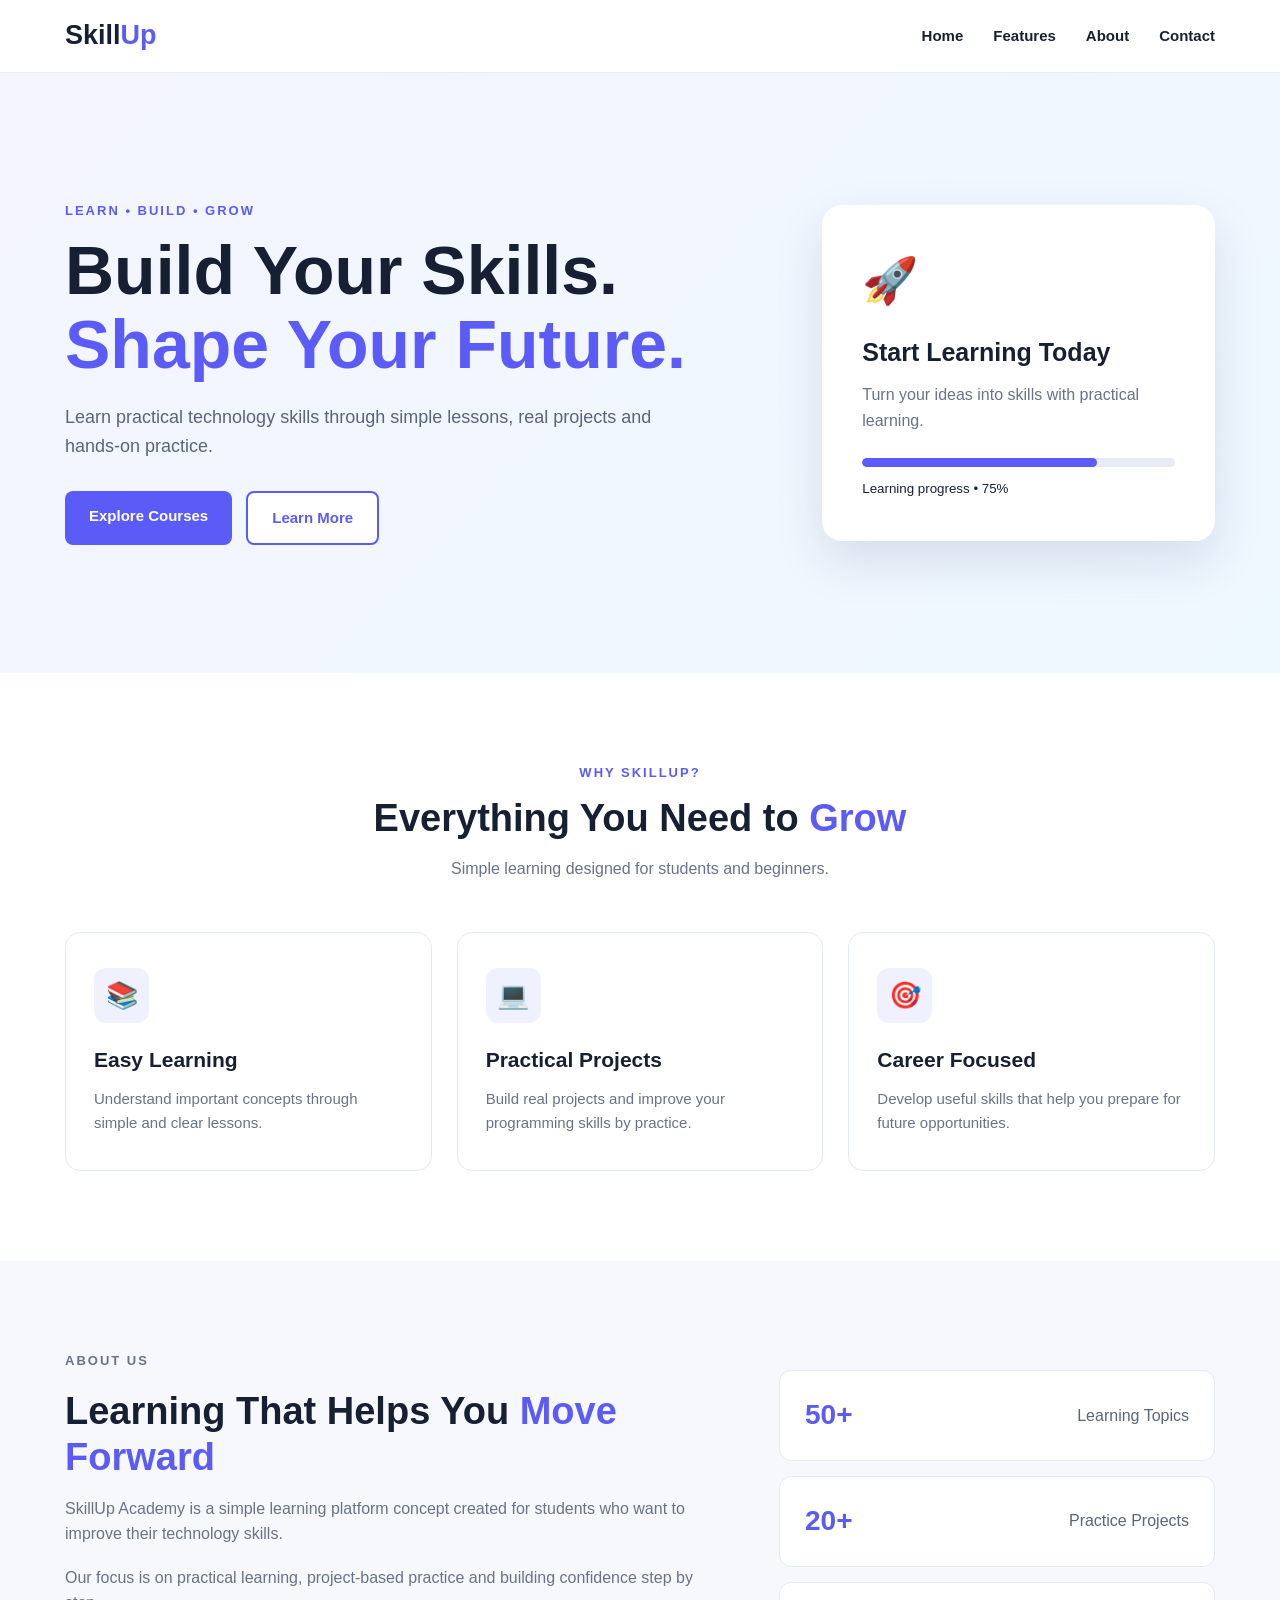
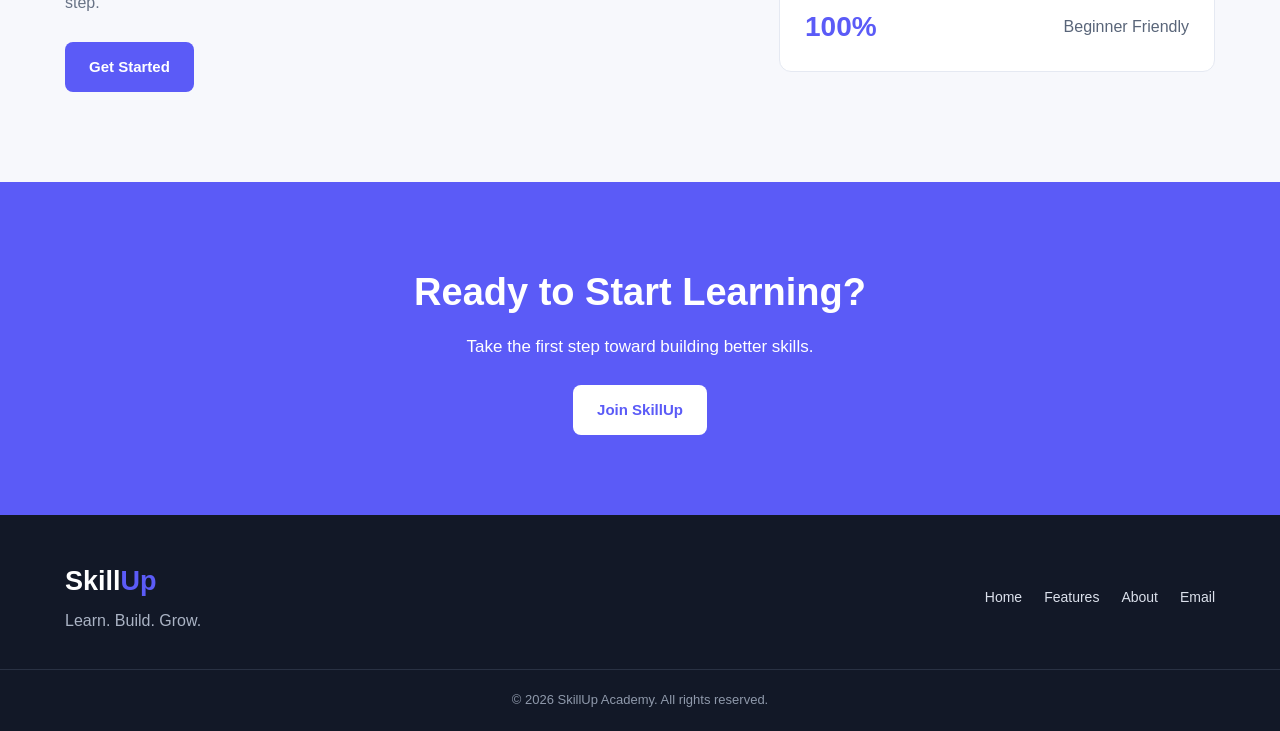
<file: OASIS_TASK 2/index.html>
<!DOCTYPE html>
<html lang="en">
<head>
    <meta charset="UTF-8">
    <meta name="viewport" content="width=device-width, initial-scale=1.0">
    <title>SkillUp Academy | Learn. Build. Grow.</title>
    <link rel="stylesheet" href="style.css">
</head>
<body>

    <!-- Navigation -->
    <header class="navbar">
        <div class="container nav-content">
            <a href="#" class="logo">Skill<span>Up</span></a>

            <nav>
                <a href="#home">Home</a>
                <a href="#features">Features</a>
                <a href="#about">About</a>
                <a href="#contact">Contact</a>
            </nav>
        </div>
    </header>

    <!-- Hero Section -->
    <section id="home" class="hero">
        <div class="container hero-content">
            <div class="hero-text">
                <p class="tagline">LEARN • BUILD • GROW</p>
                <h1>Build Your Skills.<br><span>Shape Your Future.</span></h1>
                <p class="hero-description">
                    Learn practical technology skills through simple lessons,
                    real projects and hands-on practice.
                </p>

                <div class="hero-buttons">
                    <a href="#features" class="btn primary-btn">Explore Courses</a>
                    <a href="#about" class="btn secondary-btn">Learn More</a>
                </div>
            </div>

            <div class="hero-card">
                <div class="card-icon">🚀</div>
                <h3>Start Learning Today</h3>
                <p>Turn your ideas into skills with practical learning.</p>
                <div class="progress">
                    <div class="progress-bar"></div>
                </div>
                <small>Learning progress • 75%</small>
            </div>
        </div>
    </section>

    <!-- Features Section -->
    <section id="features" class="section">
        <div class="container">
            <div class="section-heading">
                <p class="small-title">WHY SKILLUP?</p>
                <h2>Everything You Need to <span>Grow</span></h2>
                <p>Simple learning designed for students and beginners.</p>
            </div>

            <div class="features">
                <div class="feature-card">
                    <div class="feature-icon">📚</div>
                    <h3>Easy Learning</h3>
                    <p>Understand important concepts through simple and clear lessons.</p>
                </div>

                <div class="feature-card">
                    <div class="feature-icon">💻</div>
                    <h3>Practical Projects</h3>
                    <p>Build real projects and improve your programming skills by practice.</p>
                </div>

                <div class="feature-card">
                    <div class="feature-icon">🎯</div>
                    <h3>Career Focused</h3>
                    <p>Develop useful skills that help you prepare for future opportunities.</p>
                </div>
            </div>
        </div>
    </section>

    <!-- About Section -->
    <section id="about" class="section about-section">
        <div class="container about-content">
            <div class="about-box">
                <p class="small-title">ABOUT US</p>
                <h2>Learning That Helps You <span>Move Forward</span></h2>
                <p>
                    SkillUp Academy is a simple learning platform concept created
                    for students who want to improve their technology skills.
                </p>
                <p>
                    Our focus is on practical learning, project-based practice
                    and building confidence step by step.
                </p>
                <a href="#contact" class="btn primary-btn">Get Started</a>
            </div>

            <div class="stats">
                <div class="stat-card">
                    <strong>50+</strong>
                    <span>Learning Topics</span>
                </div>
                <div class="stat-card">
                    <strong>20+</strong>
                    <span>Practice Projects</span>
                </div>
                <div class="stat-card">
                    <strong>100%</strong>
                    <span>Beginner Friendly</span>
                </div>
            </div>
        </div>
    </section>

    <!-- Call To Action -->
    <section class="cta">
        <div class="container">
            <h2>Ready to Start Learning?</h2>
            <p>Take the first step toward building better skills.</p>
            <a href="#contact" class="btn light-btn">Join SkillUp</a>
        </div>
    </section>

    <!-- Footer -->
    <footer id="contact">
        <div class="container footer-content">
            <div>
                <a href="#" class="logo">Skill<span>Up</span></a>
                <p>Learn. Build. Grow.</p>
            </div>

            <div class="footer-links">
                <a href="#home">Home</a>
                <a href="#features">Features</a>
                <a href="#about">About</a>
                <a href="mailto:example@email.com">Email</a>
            </div>
        </div>

        <div class="copyright">
            © 2026 SkillUp Academy. All rights reserved.
        </div>
    </footer>

</body>
</html>
</file>
<file: OASIS_TASK 2/style.css>
/* =========================================
   OASIS INFOBYTE - WEB DEVELOPMENT
   LEVEL 1 - TASK 1 - LANDING PAGE
   ========================================= */

* {
    margin: 0;
    padding: 0;
    box-sizing: border-box;
}

html {
    scroll-behavior: smooth;
}

body {
    font-family: Arial, Helvetica, sans-serif;
    color: #172033;
    background: #ffffff;
    line-height: 1.6;
}

a {
    text-decoration: none;
}

.container {
    width: 90%;
    max-width: 1150px;
    margin: auto;
}

/* ================= NAVBAR ================= */

.navbar {
    position: sticky;
    top: 0;
    z-index: 1000;
    background: #ffffff;
    border-bottom: 1px solid #e8edf5;
}

.nav-content {
    min-height: 72px;
    display: flex;
    align-items: center;
    justify-content: space-between;
    gap: 25px;
}

.logo {
    font-size: 27px;
    font-weight: 800;
    color: #172033;
}

.logo span {
    color: #5b5bf7;
}

nav {
    display: flex;
    gap: 30px;
}

nav a {
    color: #172033;
    font-size: 15px;
    font-weight: 600;
    transition: 0.3s;
}

nav a:hover {
    color: #5b5bf7;
}

/* ================= HERO ================= */

.hero {
    min-height: 600px;
    display: flex;
    align-items: center;
    background: linear-gradient(135deg, #f4f5ff, #eef8ff);
    padding: 80px 0;
}

.hero-content {
    display: grid;
    grid-template-columns: 1.4fr 0.8fr;
    align-items: center;
    gap: 70px;
}

.tagline,
.small-title {
    color: #5b5bf7;
    font-size: 13px;
    font-weight: 800;
    letter-spacing: 2px;
    margin-bottom: 12px;
}

.hero h1 {
    font-size: clamp(40px, 6vw, 68px);
    line-height: 1.08;
    margin-bottom: 22px;
}

.hero h1 span,
.section-heading span,
.about-box span {
    color: #5b5bf7;
}

.hero-description {
    max-width: 590px;
    font-size: 18px;
    color: #596579;
    margin-bottom: 30px;
}

.hero-buttons {
    display: flex;
    flex-wrap: wrap;
    gap: 14px;
}

.btn {
    display: inline-block;
    padding: 13px 24px;
    border-radius: 8px;
    font-weight: 700;
    font-size: 15px;
    transition: 0.3s;
}

.primary-btn {
    background: #5b5bf7;
    color: #ffffff;
}

.primary-btn:hover {
    background: #4242d8;
    transform: translateY(-2px);
}

.secondary-btn {
    color: #5b5bf7;
    border: 2px solid #5b5bf7;
    background: #ffffff;
}

.secondary-btn:hover {
    background: #5b5bf7;
    color: #ffffff;
}

.hero-card {
    background: #ffffff;
    padding: 40px;
    border-radius: 20px;
    box-shadow: 0 20px 50px rgba(35, 45, 80, 0.12);
}

.card-icon {
    font-size: 45px;
    margin-bottom: 15px;
}

.hero-card h3 {
    font-size: 25px;
    margin-bottom: 10px;
}

.hero-card p {
    color: #687386;
    margin-bottom: 25px;
}

.progress {
    height: 9px;
    background: #e8ebf5;
    border-radius: 20px;
    overflow: hidden;
    margin-bottom: 8px;
}

.progress-bar {
    width: 75%;
    height: 100%;
    background: #5b5bf7;
    border-radius: 20px;
}

/* ================= COMMON SECTION ================= */

.section {
    padding: 90px 0;
}

.section-heading {
    text-align: center;
    max-width: 700px;
    margin: 0 auto 50px;
}

.section-heading h2,
.about-box h2 {
    font-size: 38px;
    line-height: 1.2;
    margin-bottom: 15px;
}

.section-heading > p:last-child {
    color: #687386;
}

/* ================= FEATURES ================= */

.features {
    display: grid;
    grid-template-columns: repeat(3, 1fr);
    gap: 25px;
}

.feature-card {
    padding: 35px 28px;
    border: 1px solid #e5e9f2;
    border-radius: 15px;
    background: #ffffff;
    transition: 0.3s;
}

.feature-card:hover {
    transform: translateY(-6px);
    box-shadow: 0 15px 35px rgba(35, 45, 80, 0.10);
}

.feature-icon {
    width: 55px;
    height: 55px;
    display: grid;
    place-items: center;
    border-radius: 12px;
    background: #f0f1ff;
    font-size: 26px;
    margin-bottom: 20px;
}

.feature-card h3 {
    font-size: 21px;
    margin-bottom: 10px;
}

.feature-card p {
    color: #687386;
    font-size: 15px;
}

/* ================= ABOUT ================= */

.about-section {
    background: #f7f8fc;
}

.about-content {
    display: grid;
    grid-template-columns: 1.2fr 0.8fr;
    gap: 60px;
    align-items: center;
}

.about-box p {
    color: #687386;
    margin-bottom: 18px;
}

.about-box .btn {
    margin-top: 8px;
}

.stats {
    display: grid;
    gap: 15px;
}

.stat-card {
    background: #ffffff;
    padding: 22px 25px;
    border-radius: 12px;
    display: flex;
    align-items: center;
    justify-content: space-between;
    border: 1px solid #e5e9f2;
}

.stat-card strong {
    color: #5b5bf7;
    font-size: 28px;
}

.stat-card span {
    color: #596579;
}

/* ================= CTA ================= */

.cta {
    padding: 80px 20px;
    text-align: center;
    background: #5b5bf7;
    color: #ffffff;
}

.cta h2 {
    font-size: 38px;
    margin-bottom: 10px;
}

.cta p {
    margin-bottom: 25px;
    font-size: 17px;
}

.light-btn {
    background: #ffffff;
    color: #5b5bf7;
}

.light-btn:hover {
    background: #eef0ff;
}

/* ================= FOOTER ================= */

footer {
    background: #121827;
    color: #ffffff;
    padding-top: 45px;
}

.footer-content {
    display: flex;
    justify-content: space-between;
    align-items: center;
    gap: 25px;
    padding-bottom: 35px;
}

.footer-content .logo {
    color: #ffffff;
}

.footer-content p {
    color: #aab3c4;
    margin-top: 5px;
}

.footer-links {
    display: flex;
    flex-wrap: wrap;
    gap: 22px;
}

.footer-links a {
    color: #dbe0eb;
    font-size: 14px;
}

.footer-links a:hover {
    color: #ffffff;
}

.copyright {
    text-align: center;
    color: #8f99ab;
    font-size: 13px;
    padding: 20px;
    border-top: 1px solid #293143;
}

/* ================= RESPONSIVE ================= */

@media (max-width: 850px) {
    .hero-content,
    .about-content {
        grid-template-columns: 1fr;
        gap: 40px;
    }

    .hero {
        padding: 65px 0;
    }

    .features {
        grid-template-columns: 1fr;
    }

    .hero-card {
        max-width: 550px;
    }
}

@media (max-width: 600px) {
    .nav-content {
        flex-direction: column;
        padding: 16px 0;
    }

    nav {
        width: 100%;
        justify-content: center;
        gap: 16px;
        flex-wrap: wrap;
    }

    .hero h1 {
        font-size: 42px;
    }

    .section-heading h2,
    .about-box h2,
    .cta h2 {
        font-size: 30px;
    }

    .hero-buttons {
        flex-direction: column;
        align-items: stretch;
    }

    .hero-buttons .btn {
        text-align: center;
    }

    .footer-content {
        flex-direction: column;
        text-align: center;
    }

    .footer-links {
        justify-content: center;
    }
}
</file>
